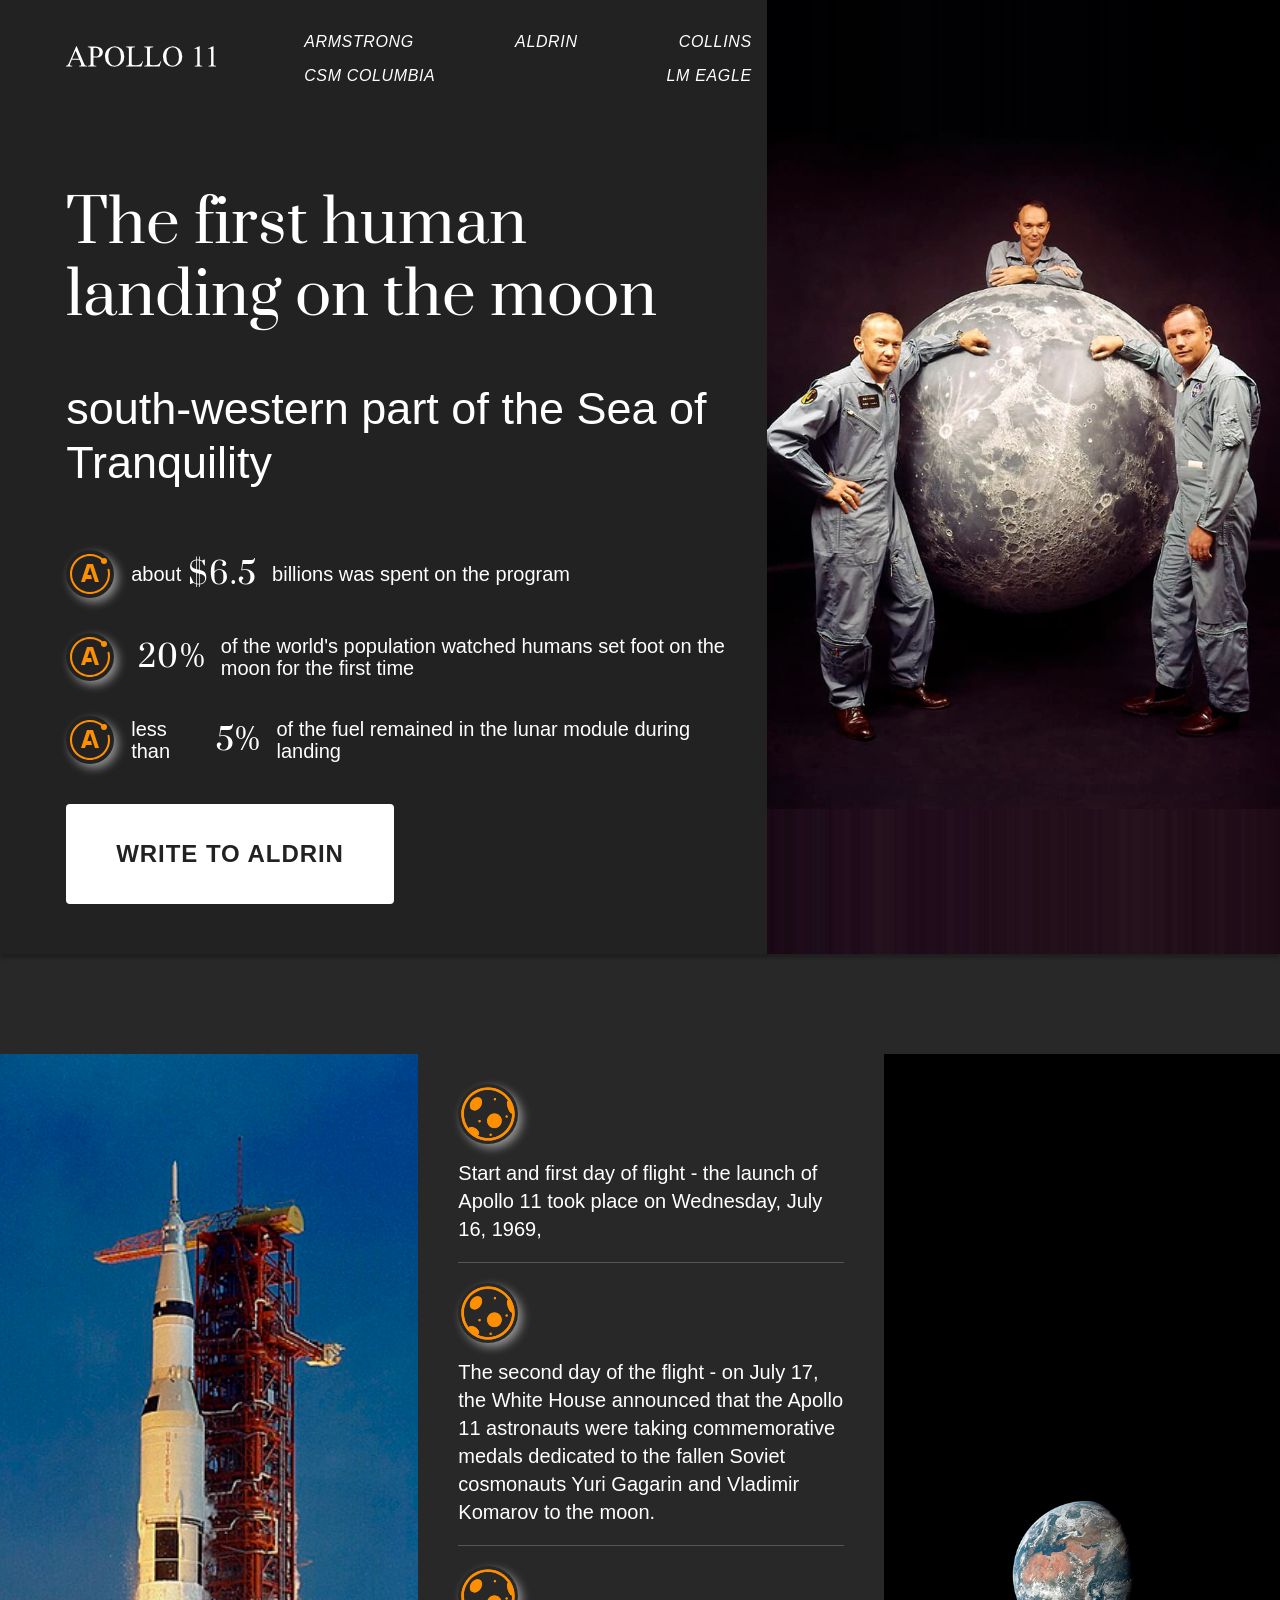
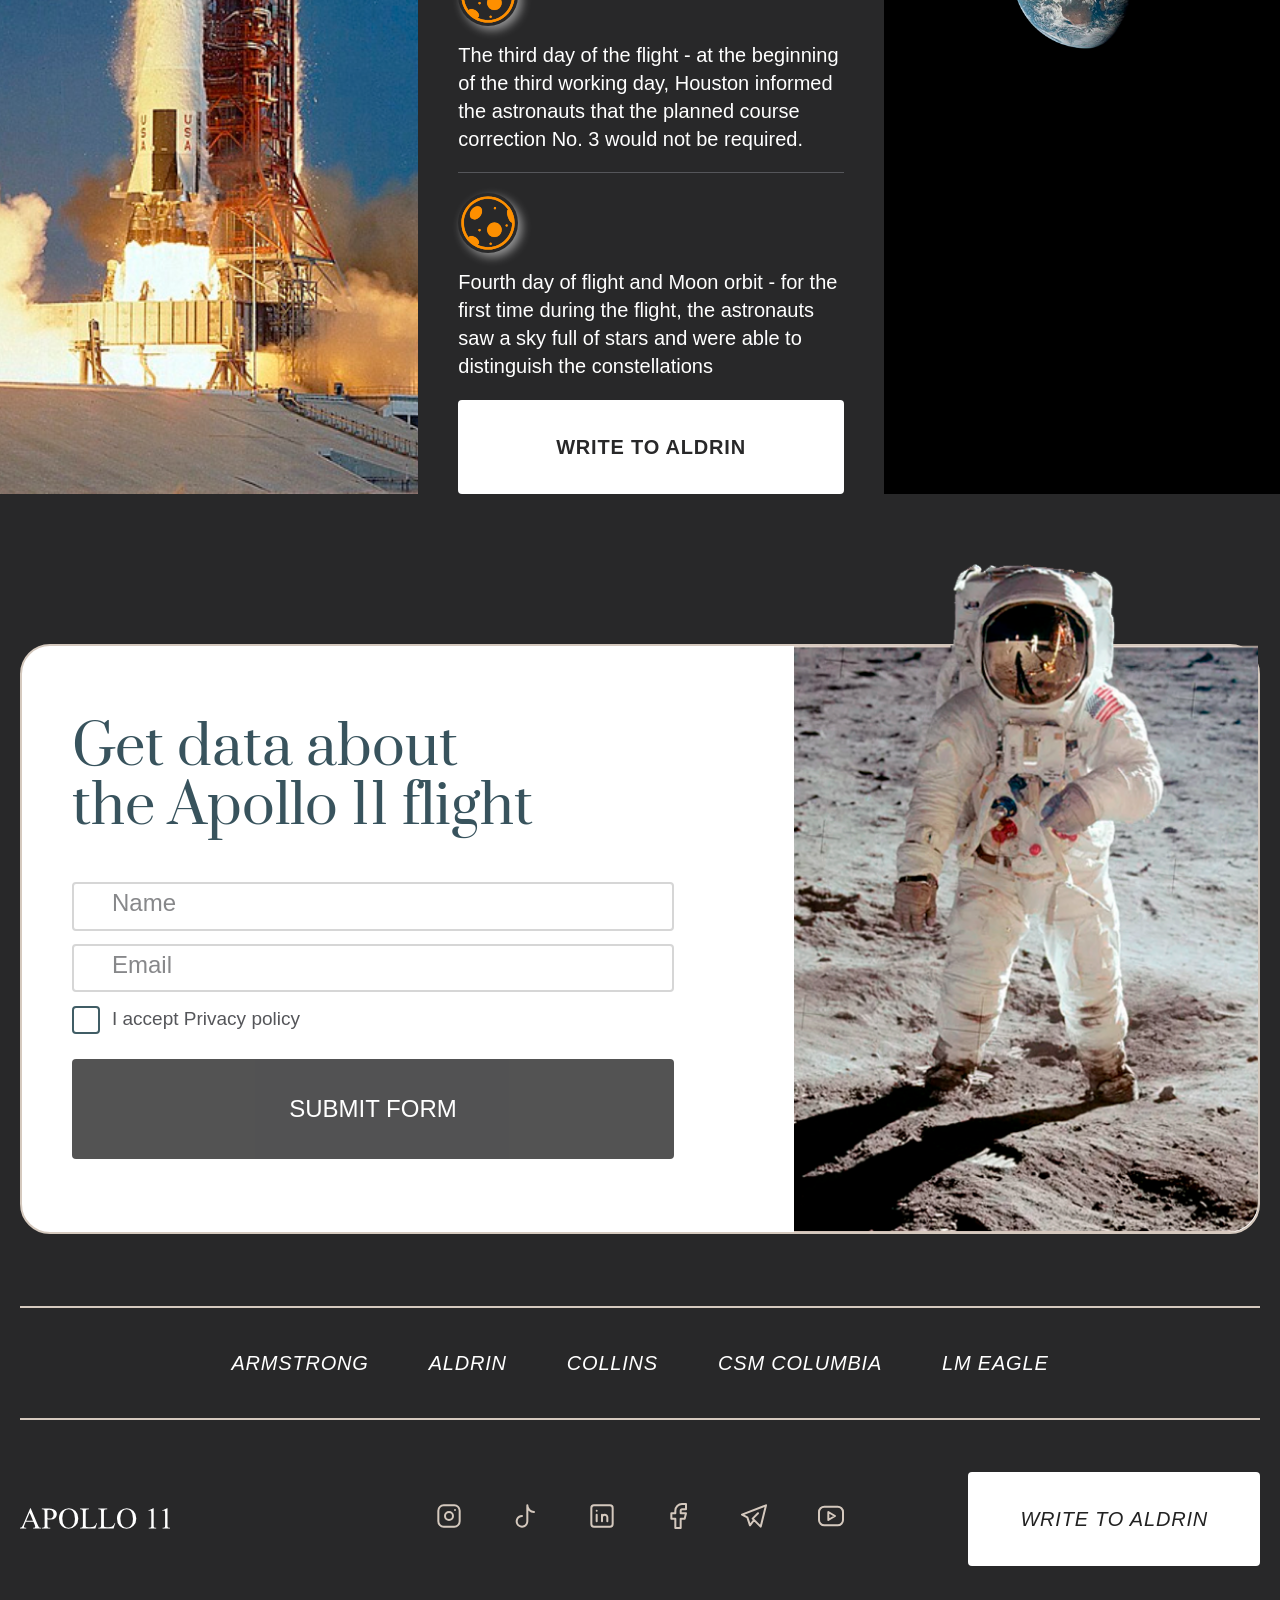
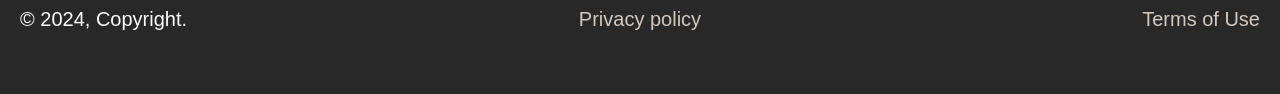
<file: index.html>
<!DOCTYPE html>
<html lang="en">

<head>
    <meta charset="UTF-8">
    <meta name="viewport" content="width=device-width, initial-scale=1.0">
    <title>Test Morozov</title>
    <link rel="stylesheet" href="./css/normalize.css">
    <link rel="stylesheet" href="./css/style.css">
    <script defer src="./js/script.js"></script>
</head>

<body>
    <header class="header" id="header">
        <div class="header__content">
            <a href="" class="header__logo">
                <svg class="header__logo-svg">
                    <use xlink:href="./images/svg/sprite.svg#logo"></use>
                </svg>
            </a>
            <nav class="header__menu" aria-label="Главное меню">
                <ul class="header__list">
                    <li class="header__item-x">
                        <button class="header__burger-x">
                            <svg class="header__x-svg">
                                <use xlink:href="./images/svg/sprite.svg#x"></use>
                            </svg>
                        </button>
                    </li>
                    <li class="header__item">
                        <a class="header__link" href="https://en.wikipedia.org/wiki/Neil_Armstrong"
                            title="First Man on the Moon" target="_blank">
                            Armstrong
                        </a>
                    </li>
                    <li class="header__item">
                        <a class="header__link" href="https://en.wikipedia.org/wiki/Buzz_Aldrin"
                            title="Second Man on the Moon" target="_blank">
                            Aldrin
                        </a>
                    </li>
                    <li class="header__item">
                        <a class="header__link" href="https://en.wikipedia.org/wiki/Michael_Collins_(astronaut)"
                            title="CSM pilot on the Moon" target="_blank">
                            Collins
                        </a>
                    </li>
                    <li class="header__item">
                        <a class="header__link" href="https://en.wikipedia.org/wiki/Command_module_Columbia"
                            title="CSM Columbia" target="_blank">
                            csm columbia
                        </a>
                    </li>
                    <li class="header__item">
                        <a class="header__link" href="https://en.wikipedia.org/wiki/Lunar_Module_Eagle"
                            title="Lunar Mode Eagle" target="_blank">
                            LM Eagle
                        </a>
                    </li>
                </ul>
            </nav>
            <button class="header__burger" tabindex="0" aria-label="Меню для мобильного">
                <svg class="header__burger-svg">
                    <use xlink:href="./images/svg/sprite.svg#burger"></use>
                </svg>
            </button>
        </div>
    </header>
    <main>
        <section class="hero">
            <div class="hero__content">
                <h1 class="hero__title">
                    The first human landing on the moon
                </h1>
                <p class="hero__desc">
                    south-western part of the Sea of Tranquility
                </p>
                <ul class="hero__list">
                    <li class="hero__item">
                        <svg class="hero__item-svg">
                            <use xlink:href="./images/svg/sprite.svg#apollo"></use>
                        </svg>
                        <p class="hero__item-text">
                            about <span>$6.5</span> billions was spent on the program
                        </p>
                    </li>
                    <li class="hero__item">
                        <svg class="hero__item-svg">
                            <use xlink:href="./images/svg/sprite.svg#apollo"></use>
                        </svg>
                        <p class="hero__item-text">
                            <span>20%</span> of the world's population watched humans set foot on the moon for the
                            first
                            time
                        </p>
                    </li>
                    <li class="hero__item">
                        <svg class="hero__item-svg">
                            <use xlink:href="./images/svg/sprite.svg#apollo"></use>
                        </svg>
                        <p class="hero__item-text">
                            less than <span>5%</span> of the fuel remained in the lunar module during landing
                        </p>
                    </li>
                </ul>
                <button class="hero__btn">write to Aldrin</button>
            </div>
            <picture class="hero__picture">
                <source srcset="./images/team1024.jpg" media="(max-width:768px)">
                <source srcset="./images/team1024.jpg" media="(max-width:1024px)">
                <img class="hero__picture-img" src="./images/team.jpg" alt="Apollo 11 team" title="Apollo 11 team">
            </picture>
            <a class="hero__part2-link" href="./part2.html" target="_blank" title="Task 2">
                <video autoplay muted loop>
                    <source src="./video/video.mp4" type="video/mp4">
                    Ваш браузер не поддерживает видео.
                </video>
                <div class="overlay">
                    <img src="./images/part_22.png" alt="Overlay Image">
                    <div class="overlay__bg"></div>
                </div>
            </a>
        </section>
        <section class="mission">
            <picture class="mission__picture-left">
                <source srcset="./images/panoram-top.jpg" media="(max-width:768px)">
                <source srcset="./images/panoram-top.jpg" media="(max-width:1024px)">
                <img class="mission__picture-img" src="./images/start.jpg" alt="Apollo 11 start"
                    title="Apollo 11 start">
            </picture>
            <div class="mission__content">
                <ul class="mission__list">
                    <li class="mission__item">
                        <svg class="mission__item-svg">
                            <use xlink:href="./images/svg/sprite.svg#moon"></use>
                        </svg>
                        <p class="mission__item-desc">
                            Start and first day of flight - the launch of Apollo 11 took place on Wednesday, July 16,
                            1969,
                        </p>
                    </li>
                    <li class="mission__item">
                        <svg class="mission__item-svg">
                            <use xlink:href="./images/svg/sprite.svg#moon"></use>
                        </svg>
                        <p class="mission__item-desc">
                            The second day of the flight - on July 17, the White House announced that the Apollo 11
                            astronauts were taking commemorative medals dedicated to the fallen Soviet cosmonauts Yuri
                            Gagarin and Vladimir Komarov to the moon.
                        </p>
                    </li>
                    <li class="mission__item">
                        <svg class="mission__item-svg">
                            <use xlink:href="./images/svg/sprite.svg#moon"></use>
                        </svg>
                        <p class="mission__item-desc">
                            The third day of the flight - at the beginning of the third working day, Houston informed
                            the astronauts that the planned course correction No. 3 would not be required.
                        </p>
                    </li>
                    <li class="mission__item">
                        <svg class="mission__item-svg">
                            <use xlink:href="./images/svg/sprite.svg#moon"></use>
                        </svg>
                        <p class="mission__item-desc">
                            Fourth day of flight and Moon orbit - for the first time during the flight, the astronauts
                            saw a sky full of stars and were able to distinguish the constellations
                        </p>
                    </li>
                </ul>
                <button class="mission__btn">write to Aldrin</button>
            </div>
            <picture class="mission__picture-right">
                <source srcset="./images/panoram-bottom.jpg" media="(max-width:768px)">
                <source srcset="./images/panoram-bottom.jpg" media="(max-width:1024px)">
                <img class="mission__picture-img" src="./images/moon.jpg" alt="Apollo 11 Earth" title="Apollo 11 Earth">
            </picture>
        </section>
        <section class="container form">
            <div class="form__content">
                <form class="form__form" action="#" method="post">
                    <h2 class="form__title">
                        Get data about the Apollo 11 flight
                    </h2>
                    <input class="form__input" name="name" type="text" placeholder="Name">
                    <input class="form__input" name="email" type="email" placeholder="Email">
                    <div class="form__agreement">
                        <input class="form__check" type="checkbox" id="checkbox" name="checkbox"
                            onchange="document.querySelector('.form__button').disabled = !this.checked;">
                        <label class="form__privacy" for="checkbox">
                            I accept Privacy policy
                        </label>
                    </div>
                    <button class="form__button" name="submit" type="submit" disabled>
                        Submit form
                    </button>
                </form>
                <picture class="form__picture">
                    <img class="form__picture-img" src="./images/aldrin-form.png" alt="Apollo 11 Aldrin"
                        title="Apollo 11 Aldrin">
                </picture>
            </div>
        </section>
    </main>
    <footer class="footer">
        <div class=" container footer__content">
            <nav class="footer__menu" aria-label="Навигация в подвале">
                <ul class="footer__list">
                    <li class="footer__item">
                        <a class="footer__link" href="https://en.wikipedia.org/wiki/Neil_Armstrong"
                            title="First Man on the Moon" target="_blank">
                            Armstrong
                        </a>
                    </li>
                    <li class="footer__item">
                        <a class="footer__link" href="https://en.wikipedia.org/wiki/Buzz_Aldrin"
                            title="Second Man on the Moon" target="_blank">
                            Aldrin
                        </a>
                    </li>
                    <li class="footer__item">
                        <a class="footer__link" href="https://en.wikipedia.org/wiki/Michael_Collins_(astronaut)"
                            title="CSM pilot on the Moon" target="_blank">
                            Collins
                        </a>
                    </li>
                    <li class="footer__item">
                        <a class="footer__link" href="https://en.wikipedia.org/wiki/Command_module_Columbia"
                            title="CSM Columbia" target="_blank">
                            csm columbia
                        </a>
                    </li>
                    <li class="footer__item">
                        <a class="footer__link" href="https://en.wikipedia.org/wiki/Lunar_Module_Eagle"
                            title="Lunar Mode Eagle" target="_blank">
                            LM Eagle
                        </a>
                    </li>
                </ul>
            </nav>
            <div class="footer__sub">
                <a href="" class="footer__logo">
                    <svg class="footer__logo-svg">
                        <use xlink:href="./images/svg/sprite.svg#logo"></use>
                    </svg>
                </a>
                <p class="footer__sub-copyright">
                    © 2024, Copyright.
                </p>
                <ul class="footer__sub-social">
                    <li class="footer__sub-item">
                        <a class="footer__sub-link" href="">
                            <svg class="footer__sub-svg">
                                <use xlink:href="./images/svg/sprite.svg#icon1"></use>
                            </svg>
                        </a>
                    </li>
                    <li class="footer__sub-item">
                        <a class="footer__sub-link" href="">
                            <svg class="footer__sub-svg">
                                <use xlink:href="./images/svg/sprite.svg#icon2"></use>
                            </svg>
                        </a>
                    </li>
                    <li class="footer__sub-item">
                        <a class="footer__sub-link" href="">
                            <svg class="footer__sub-svg">
                                <use xlink:href="./images/svg/sprite.svg#icon3"></use>
                            </svg>
                        </a>
                    </li>
                    <li class="footer__sub-item">
                        <a class="footer__sub-link" href="">
                            <svg class="footer__sub-svg">
                                <use xlink:href="./images/svg/sprite.svg#icon4"></use>
                            </svg>
                        </a>
                    </li>
                    <li class="footer__sub-item">
                        <a class="footer__sub-link" href="">
                            <svg class="footer__sub-svg">
                                <use xlink:href="./images/svg/sprite.svg#icon5"></use>
                            </svg>
                        </a>
                    </li>
                    <li class="footer__sub-item">
                        <a class="footer__sub-link" href="">
                            <svg class="footer__sub-svg">
                                <use xlink:href="./images/svg/sprite.svg#icon6"></use>
                            </svg>
                        </a>
                    </li>
                </ul>
                <a class="footer__sub-privacy" href="">
                    Privacy policy
                </a>
                <button class="footer__sub-btn" type="button">
                    write to aldrin
                </button>
                <a class="footer__sub-term" href="">
                    Terms of Use
                </a>
            </div>
        </div>
    </footer>
</body>

</html>
</file>
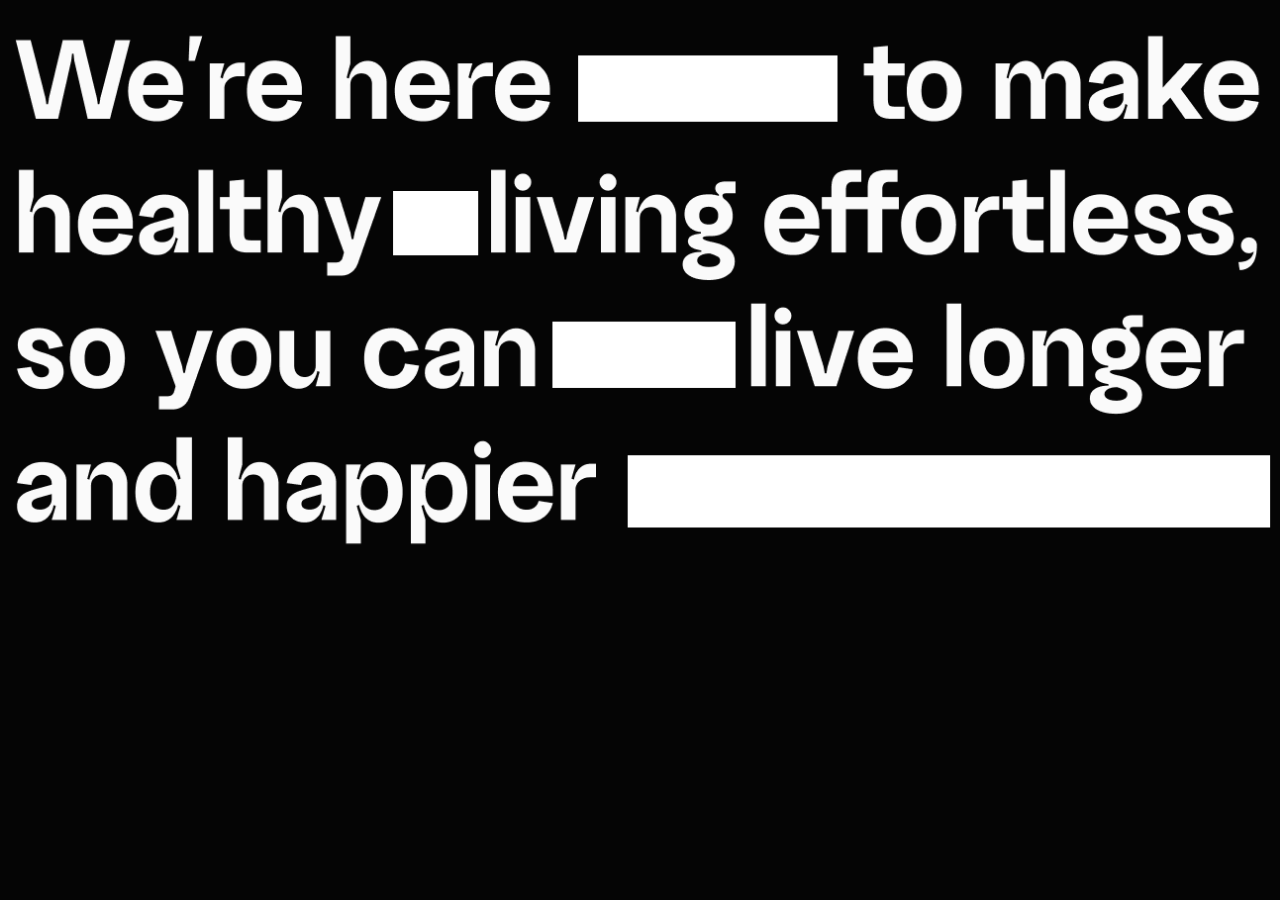
<file: part2.html>
<!DOCTYPE html>
<html lang="en">
<head>
    <meta charset="UTF-8">
    <meta name="viewport" content="width=device-width, initial-scale=1.0">
    <title>Tets Morozov Video form PNG</title>
    <style>
        body, html {
            margin: 0;
            padding: 0;
            height: 100%;
            overflow: hidden;
        }
        .container {
            position: relative;
            width: 100%;
            height: 100%;
            overflow: hidden;
        }
        video {
            width: 100%;
            height: 100%;
            object-fit: cover;
        }
        .overlay {
            position: absolute;
            top: 0;
            left: 0;
            display: flex;
            flex-direction: column;
            justify-content: center;
            width: 100%;
            height: 100%;
            pointer-events: none;
        }
        .overlay img {
            width: 100%;
            height: auto;
        }

        .overlay__bg {
            width: 100%;
            height: 100vh;
            background-color: #050505;
        }
    </style>
</head>
<body>
    <div class="container">
        <video autoplay muted loop>
            <source src="./video/video.mp4" type="video/mp4">
            Ваш браузер не поддерживает видео.
        </video>
        <div class="overlay">
            <img src="./images/part_22.png" alt="Overlay Image">
            <div class="overlay__bg"></div>
        </div>
    </div>
</body>
</html>
</file>
<file: css/style.css>
:root {
  /* common */
  --containerMaxWidth: 1637px;
  /* fonts */
  --font-family: Arial, sans-serif;
  --second-family: "Prata";
  /* color */
  --white: #FFFFFF;
  --black: #000000;
  --dark29: #282829;
  --dark22: #222222;
  --grey5a: #55565a;
  --greybe: #d5c9be;
  --grey5d: #38535d;
  --grey65: #405d65;
  --orange00: #fd8f00;
}

@font-face {
  font-family: "Prata";
  src: url("../fonts/Prata-Regular.woff") format("woff");
  font-weight: normal;
  font-style: normal;
}
/* task2 */
video {
  width: 100%;
  height: 100%;
  -o-object-fit: cover;
     object-fit: cover;
}

.overlay {
  position: absolute;
  top: 0;
  left: 0;
  display: flex;
  flex-direction: column;
  justify-content: center;
  width: 100%;
  height: 100%;
  pointer-events: none;
}

.overlay img {
  width: 100%;
  height: auto;
}

.overlay__bg {
  width: 100%;
  height: 100vh;
  background-color: #050505;
}

* {
  box-sizing: border-box;
  margin: 0;
  padding: 0;
}

html {
  scroll-behavior: smooth;
}

body {
  position: relative;
  background-color: var(--dark29);
  overflow-x: hidden;
}

a {
  color: inherit;
  text-decoration: none;
  outline: none;
}

ul {
  margin: 0;
  padding: 0;
  list-style: none;
}

picture {
  height: 100%;
  width: 100%;
}

picture:focus,
img:focus,
div:focus,
svg:focus {
  outline: none;
}

button,
input {
  display: inline-block;
  border: none;
  outline: none;
  background-color: transparent;
  cursor: pointer;
}

.container {
  position: relative;
  max-width: var(--containerMaxWidth);
  margin: 0 auto;
  padding: 0 20px;
}
@media (max-width: 1024px) {
  .container {
    padding: 0 25px;
  }
}

/* header */
.header {
  position: sticky;
  top: 0;
  width: 100%;
  display: grid;
  grid-template-areas: "margin padding menu empty";
  grid-template-columns: 6.99% 20px 1fr 40.1%;
  background-color: var(--dark22);
  transition: background-color ease-in-out 0.5s;
  z-index: 1;
}
@media (max-width: 1400px) {
  .header {
    grid-template-columns: 4% 15px 1fr 40.1%;
  }
}
@media (max-width: 1024px) {
  .header {
    grid-template-areas: "left menu right";
    grid-template-columns: 20px 1fr 20px;
  }
}
.header__content {
  grid-area: menu;
  display: flex;
  justify-content: flex-start;
  align-items: center;
  width: 100%;
  padding: 30px 15px 20px 0;
  z-index: 1000;
}
@media (max-width: 768px) {
  .header__content {
    justify-content: space-between;
  }
}
.header__logo {
  margin-right: 12.83%;
}
.header__logo-svg {
  width: 150px;
  height: 29px;
  color: var(--white);
  transition: transform ease-in-out 0.5s;
}
.header__logo-svg:hover {
  color: var(--orange00);
  transform: scale(1.2);
}
.header__menu {
  position: relative;
}
@media (max-width: 768px) {
  .header__menu {
    display: none;
  }
}
.header__menu-active {
  position: absolute;
  display: block;
  top: 0;
  left: 0;
  width: 100%;
  min-height: 100vh;
  padding: 50px;
  background-color: rgba(0, 0, 0, 0.9);
  z-index: 4;
}
.header__menu-active .header__list {
  display: flex;
  flex-direction: column;
  align-items: center;
  row-gap: 40px;
}
.header__menu-active .header__item-x {
  display: flex;
}
.header__list {
  display: flex;
  justify-content: space-between;
  align-items: center;
  flex-wrap: wrap;
  -moz-column-gap: 29px;
       column-gap: 29px;
  row-gap: 10px;
}
.header__link {
  font-family: var(--font-family);
  font-style: italic;
  font-weight: 400;
  font-size: 16px;
  line-height: 150%;
  letter-spacing: 0.04em;
  text-transform: uppercase;
  color: var(--white);
  transition: color ease-in-out 0.5s;
}
.header__link:hover, .header__link:active, .header__link:focus {
  color: var(--orange00);
}
.header.scrolled {
  background-color: rgba(253, 143, 0, 0.8);
}
.header__burger {
  display: none;
}
@media (max-width: 768px) {
  .header__burger {
    display: block;
  }
}
.header__burger-svg {
  width: 36px;
  height: 29px;
}
.header__item-x {
  display: none;
}
.header__x-svg {
  width: 29px;
  height: 29px;
}

/* hero */
.hero {
  position: relative;
  display: grid;
  grid-template-areas: "margin padding hero picture";
  grid-template-columns: 6.99% 20px 1fr 40.1%;
  margin-top: -120px;
  margin-bottom: 100px;
  background-color: var(--dark22);
  box-shadow: 0 4px 4px 0 rgba(0, 0, 0, 0.25);
  z-index: auto;
  /* part 2 */
}
@media (max-width: 1400px) {
  .hero {
    grid-template-columns: 4% 15px 1fr 40.1%;
  }
}
@media (max-width: 1024px) {
  .hero {
    grid-template-areas: "left hero right" "picture picture picture";
    grid-template-columns: 20px 1fr 20px;
    grid-template-rows: auto;
  }
}
.hero__content {
  grid-area: hero;
  display: flex;
  flex-direction: column;
  justify-content: flex-start;
  align-items: flex-start;
  padding-right: 20px;
}
@media (max-width: 1024px) {
  .hero__content {
    padding-right: 0;
  }
}
@media (max-width: 576px) {
  .hero__content {
    align-items: center;
  }
}
.hero__title {
  margin: 332px 0 50px 0;
  font-family: var(--second-family);
  font-weight: 400;
  font-size: 80px;
  line-height: 120%;
  color: var(--white);
}
@media (max-width: 1400px) {
  .hero__title {
    margin: 200px 0 50px 0;
    font-size: 60px;
  }
}
@media (max-width: 768px) {
  .hero__title {
    font-size: 45px;
  }
}
.hero__desc {
  margin: 0 0 70px 0;
  font-family: var(--font-family);
  font-weight: 400;
  font-size: 50px;
  line-height: 120%;
  color: var(--white);
}
@media (max-width: 1400px) {
  .hero__desc {
    margin: 0 0 60px 0;
    font-size: 45px;
  }
}
@media (max-width: 768px) {
  .hero__desc {
    margin: 0 0 40px 0;
    font-size: 30px;
  }
}
.hero__list {
  display: flex;
  flex-direction: column;
  row-gap: 35px;
  margin-bottom: 40px;
}
.hero__item {
  display: flex;
  justify-content: flex-start;
  align-items: center;
  -moz-column-gap: 17px;
       column-gap: 17px;
}
@media (max-width: 576px) {
  .hero__item {
    flex-direction: column;
    row-gap: 20px;
  }
}
.hero__item-svg {
  flex: 0 0 auto;
  width: 48px;
  height: 48px;
  color: var(--orange00);
  border-radius: 50%;
  box-shadow: 4px 4px 10px rgba(255, 255, 255, 0.5);
}
.hero__item-text {
  display: flex;
  justify-content: flex-start;
  align-items: center;
  font-family: var(--font-family);
  font-weight: 400;
  font-size: 24px;
  line-height: 110%;
  color: var(--white);
}
@media (max-width: 1400px) {
  .hero__item-text {
    font-size: 20px;
  }
}
@media (max-width: 576px) {
  .hero__item-text {
    font-size: 18px;
  }
}
.hero__item-text span {
  display: inline-flex;
  padding: 0 15px 0 7px;
  font-family: var(--second-family);
  font-weight: 400;
  font-size: 40px;
  line-height: 150%;
  letter-spacing: 0.04em;
  text-transform: uppercase;
  text-align: center;
  color: var(--white);
}
@media (max-width: 1400px) {
  .hero__item-text span {
    font-size: 30px;
  }
}
.hero__btn {
  margin-bottom: 50px;
  padding: 32px 50px;
  font-family: var(--font-family);
  font-weight: 700;
  font-size: 24px;
  line-height: 150%;
  letter-spacing: 0.04em;
  text-transform: uppercase;
  text-align: center;
  color: var(--dark22);
  border-radius: 4px;
  background-color: var(--white);
  transition: color ease-in-out 0.5s, background-color ease-in-out 0.5s;
}
@media (max-width: 1200px) {
  .hero__btn {
    padding: 25px 40px;
    font-size: 20px;
  }
}
@media (max-width: 768px) {
  .hero__btn {
    padding: 15px 30px;
  }
}
.hero__btn:hover, .hero__btn:focus, .hero__btn:active {
  color: var(--white);
  background-color: var(--orange00);
}
.hero__picture {
  position: relative;
  grid-area: picture;
  display: flex;
  justify-content: center;
  z-index: 2;
  overflow: hidden;
}
@media (max-width: 1024px) {
  .hero__picture {
    grid-area: picture;
    z-index: 0;
  }
}
.hero__picture::before {
  position: absolute;
  content: "";
  top: 0;
  right: 0;
  left: 0;
  height: 50%;
  background: url("../images/bg.png") repeat-y center top 50%;
  z-index: -1;
}
@media (max-width: 1024px) {
  .hero__picture::before {
    content: none;
  }
}
.hero__picture::after {
  position: absolute;
  content: "";
  bottom: 0;
  right: 0;
  left: 0;
  height: 50%;
  background: url("../images/bg-bottom.png") repeat-y center bottom 50%;
  z-index: -1;
}
@media (max-width: 1024px) {
  .hero__picture::after {
    content: none;
  }
}
.hero__picture-img {
  height: auto;
  width: 100%;
  -o-object-fit: contain;
     object-fit: contain;
}
.hero__part2-link {
  grid-area: picture;
  position: absolute;
  display: flex;
  width: 50%;
  height: auto;
  top: 50%;
  left: 56%;
  transform: translate(-56%, -50%);
  box-shadow: 6px 6px 15px rgba(255, 255, 255, 0.5);
  z-index: 10;
}
@media (max-width: 1400px) {
  .hero__part2-link {
    display: none;
  }
}
.hero__part2-img {
  width: 100%;
  height: auto;
  -o-object-fit: cover;
     object-fit: cover;
}

/* mission */
.mission {
  display: grid;
  grid-template-columns: 32.68% 1fr 30.95%;
  -moz-column-gap: 53px;
       column-gap: 53px;
  margin-bottom: 150px;
}
@media (max-width: 1400px) {
  .mission {
    -moz-column-gap: 40px;
         column-gap: 40px;
  }
}
@media (max-width: 1024px) {
  .mission {
    grid-template-areas: "panoram-top panoram-top panoram-top" "left content right" "panoram-bottom panoram-bottom panoram-bottom ";
    grid-template-columns: 20px 1fr 20px;
  }
}
@media (max-width: 768px) {
  .mission {
    -moz-column-gap: 10px;
         column-gap: 10px;
  }
}
@media (max-width: 1024px) {
  .mission__content {
    grid-area: content;
    display: flex;
    flex-direction: column;
    margin-bottom: 50px;
  }
}
.mission__item {
  position: relative;
  display: flex;
  justify-content: flex-start;
  align-items: flex-start;
  -moz-column-gap: 20px;
       column-gap: 20px;
}
@media (max-width: 1400px) {
  .mission__item {
    flex-direction: column;
    row-gap: 15px;
  }
}
@media (max-width: 1024px) {
  .mission__item {
    flex-direction: row;
    row-gap: 15px;
  }
}
@media (max-width: 576px) {
  .mission__item {
    flex-direction: column;
  }
}
.mission__item:not(:first-child) {
  padding: 40px 0;
}
@media (max-width: 1400px) {
  .mission__item:not(:first-child) {
    padding: 20px 0;
  }
}
.mission__item:first-child {
  padding: 54px 0 40px 0;
}
@media (max-width: 1400px) {
  .mission__item:first-child {
    padding: 30px 0 20px 0;
  }
}
.mission__item:not(:last-child)::after {
  position: absolute;
  content: "";
  right: 0;
  bottom: 0;
  left: 0;
  border-bottom: 1px solid var(--grey5a);
}
.mission__item-svg {
  flex: 0 0 auto;
  width: 60px;
  height: 60px;
  color: var(--orange00);
  border-radius: 50%;
  box-shadow: 4px 4px 10px rgba(255, 255, 255, 0.5);
}
.mission__item-desc {
  font-family: var(--font-family);
  font-weight: 400;
  font-size: 24px;
  line-height: 140%;
  color: var(--white);
}
@media (max-width: 1400px) {
  .mission__item-desc {
    font-size: 20px;
  }
}
@media (max-width: 1024px) {
  .mission__picture-left {
    grid-area: panoram-top;
  }
}
.mission__picture-img {
  height: 100%;
  width: 100%;
  -o-object-fit: cover;
     object-fit: cover;
}
.mission__picture-right {
  display: flex;
  background-color: var(--black);
}
@media (max-width: 1024px) {
  .mission__picture-right {
    grid-area: panoram-bottom;
  }
}
.mission__picture-right .mission__picture-img {
  height: auto;
  width: 100%;
  -o-object-fit: contain;
     object-fit: contain;
}
.mission__btn {
  width: 100%;
  padding: 32px 0;
  font-family: var(--font-family);
  font-weight: 700;
  font-size: 20px;
  line-height: 150%;
  letter-spacing: 0.04em;
  text-transform: uppercase;
  text-align: center;
  color: var(--dark29);
  border-radius: 4px;
  background-color: var(--white);
  transition: color ease-in-out 0.5s, background-color ease-in-out 0.5s;
}
@media (max-width: 1200px) {
  .mission__btn {
    padding: 25px 0;
    font-size: 20px;
  }
}
@media (max-width: 768px) {
  .mission__btn {
    padding: 15px 0;
  }
}
.mission__btn:hover, .mission__btn:focus, .mission__btn:active {
  color: var(--white);
  background-color: var(--orange00);
}

/* form */
.form {
  position: relative;
}
.form__content {
  position: relative;
  display: grid;
  grid-template-areas: "form picture";
  grid-template-columns: 1fr 37.57%;
  grid-template-rows: 1fr;
  height: 100%;
  margin-bottom: 72px;
  border: 2px solid #d5c9be;
  border-radius: 30px;
  background-color: var(--white);
}
@media (max-width: 768px) {
  .form__content {
    grid-template-columns: 1fr 1fr;
  }
}
@media (max-width: 576px) {
  .form__content {
    grid-template-areas: "form";
    grid-template-columns: 1fr;
  }
}
.form__form {
  grid-area: form;
  display: flex;
  flex-direction: column;
  justify-content: flex-start;
  width: 78%;
  margin: 72.5px 0 72.5px 134px;
}
@media (max-width: 1400px) {
  .form__form {
    margin: 72.5px 0 72.5px 50px;
  }
}
@media (max-width: 768px) {
  .form__form {
    margin: 30px 0 30px 30px;
  }
}
@media (max-width: 576px) {
  .form__form {
    width: 100%;
    margin: 0;
    padding: 30px 15px;
  }
}
.form__input {
  border: 2px solid #d6d6d6;
  border-radius: 4px;
  padding: 13px 20px 13px 38px;
}
@media (max-width: 768px) {
  .form__input {
    padding: 13px 10px 13px 10px;
  }
}
@media (max-width: 576px) {
  .form__input {
    width: 100%;
    padding: 13px 8px 13px 8px;
  }
}
.form__input::-moz-placeholder {
  font-family: var(--font-family);
  font-weight: 400;
  font-size: 24px;
  line-height: 150%;
  color: var(--grey5a);
  opacity: 0.7;
}
.form__input::placeholder {
  font-family: var(--font-family);
  font-weight: 400;
  font-size: 24px;
  line-height: 150%;
  color: var(--grey5a);
  opacity: 0.7;
}
@media (max-width: 1200px) {
  .form__input::-moz-placeholder {
    font-size: 20px;
  }
  .form__input::placeholder {
    font-size: 20px;
  }
}
@media (max-width: 1024px) {
  .form__input::-moz-placeholder {
    font-size: 18px;
  }
  .form__input::placeholder {
    font-size: 18px;
  }
}
@media (max-width: 768px) {
  .form__input::-moz-placeholder {
    font-size: 16px;
  }
  .form__input::placeholder {
    font-size: 16px;
  }
}
.form__title {
  width: 80%;
  margin-bottom: 45px;
  font-family: var(--second-family);
  font-weight: 400;
  font-size: 54px;
  line-height: 110%;
  color: var(--grey5d);
}
@media (max-width: 1200px) {
  .form__title {
    width: 100%;
    font-size: 45px;
  }
}
@media (max-width: 1024px) {
  .form__title {
    font-size: 30px;
  }
}
@media (max-width: 768px) {
  .form__title {
    margin-bottom: 30px;
    font-size: 25px;
  }
}
.form__input:not(:last-child) {
  margin-bottom: 13px;
}
.form__agreement {
  position: relative;
  display: flex;
  justify-content: flex-start;
  align-items: center;
  height: 28px;
  margin-bottom: 26px;
}
.form__privacy {
  padding-left: 40px;
  font-family: var(--font-family);
  font-weight: 400;
  font-size: 19px;
  line-height: 130%;
  color: var(--grey5a);
}
@media (max-width: 1200px) {
  .form__privacy {
    font-size: 16px;
  }
}
@media (max-width: 1024px) {
  .form__privacy {
    font-size: 14px;
  }
}
.form__check {
  position: absolute;
  z-index: -1;
  opacity: 0;
}
.form__check + .form__privacy::before {
  position: absolute;
  content: "";
  width: 24px;
  height: 24px;
  top: 1px;
  left: 0;
  border-radius: 4px;
  border: 2px solid var(--grey65);
}
.form__check:checked + .form__privacy::after {
  position: absolute;
  content: "";
  height: 10px;
  width: 15px;
  top: 4px;
  bottom: 0;
  left: 6px;
  border-left: 2px solid var(--grey65);
  border-bottom: 2px solid var(--grey65);
  transform: rotate(-45deg);
}
.form__picture {
  position: absolute;
  grid-area: picture;
  right: 0;
  bottom: 0;
  display: flex;
  height: 100%;
  width: 100%;
  border-top-right-radius: 30px;
  border-bottom-right-radius: 30px;
}
@media (max-width: 576px) {
  .form__picture {
    display: none;
  }
}
.form__picture-img {
  position: absolute;
  width: 100%;
  height: 114%;
  -o-object-fit: cover;
     object-fit: cover;
  right: 0;
  bottom: 0;
  border-top-right-radius: 30px;
  border-bottom-right-radius: 30px;
}
.form__button {
  padding: 32px 0;
  font-family: var(--font-family);
  font-weight: 400;
  font-size: 24px;
  line-height: 150%;
  text-transform: uppercase;
  text-align: center;
  color: var(--white);
  border-radius: 4px;
  background-color: var(--dark29);
}
@media (max-width: 1200px) {
  .form__button {
    padding: 25px 0;
    font-size: 20px;
  }
}
@media (max-width: 1024px) {
  .form__button {
    padding: 18px 0;
    font-size: 18px;
  }
}
.form__button:disabled {
  opacity: 0.8;
  cursor: not-allowed;
}

/* footer */
.footer__menu {
  margin-bottom: 52px;
}
.footer__logo {
  display: flex;
  align-items: center;
}
.footer__logo-svg {
  width: 150px;
  height: 29px;
  transition: transform ease-in-out 0.5s;
}
.footer__logo-svg:hover {
  transform: scale(1.2);
}
@media (max-width: 576px) {
  .footer__logo {
    order: 2;
  }
}
.footer__list {
  display: flex;
  justify-content: center;
  align-items: center;
  flex-wrap: wrap;
  -moz-column-gap: 60px;
       column-gap: 60px;
  padding-top: 40px;
  padding-bottom: 40px;
  border-top: 2px solid var(--greybe);
  border-bottom: 2px solid var(--greybe);
}
@media (max-width: 1024px) {
  .footer__list {
    -moz-column-gap: 30px;
         column-gap: 30px;
    row-gap: 20px;
  }
}
.footer__link {
  font-family: var(--font-family);
  font-style: italic;
  font-weight: 400;
  font-size: 20px;
  line-height: 150%;
  letter-spacing: 0.04em;
  text-transform: uppercase;
  text-align: right;
  color: var(--white);
  transition: color ease-in-out 0.5s;
}
.footer__link:hover, .footer__link:focus, .footer__link:active {
  color: var(--orange00);
}
.footer__sub {
  display: grid;
  grid-template-areas: "logo social btn" "copyright privacy term";
  grid-template-columns: repeat(3, 1fr);
  row-gap: 38px;
  padding-bottom: 60px;
}
@media (max-width: 768px) {
  .footer__sub {
    grid-template-areas: "social social social" "logo btn btn" "copyright privacy term";
  }
}
@media (max-width: 576px) {
  .footer__sub {
    display: flex;
    flex-direction: column;
    align-items: center;
  }
}
.footer__sub-copyright {
  grid-area: copyright;
  font-family: var(--font-family);
  font-weight: 400;
  font-size: 20px;
  line-height: 150%;
  color: var(--white);
}
@media (max-width: 576px) {
  .footer__sub-copyright {
    order: 6;
  }
}
.footer__sub-social {
  grid-area: social;
  display: flex;
  flex-direction: row;
  justify-content: space-between;
  align-items: center;
  -moz-column-gap: 38px;
       column-gap: 38px;
}
@media (max-width: 1024px) {
  .footer__sub-social {
    -moz-column-gap: 15px;
         column-gap: 15px;
  }
}
@media (max-width: 576px) {
  .footer__sub-social {
    order: 1;
  }
}
.footer__sub-svg {
  width: 32px;
  height: 32px;
  color: var(--greybe);
  transition: color ease-in-out 0.5s;
}
.footer__sub-svg:hover {
  color: var(--orange00);
}
.footer__sub-privacy {
  grid-area: privacy;
  display: flex;
  justify-content: center;
  font-family: var(--font-family);
  font-weight: 400;
  font-size: 20px;
  line-height: 150%;
  color: var(--greybe);
  transition: color ease-in-out 0.5s;
}
@media (max-width: 576px) {
  .footer__sub-privacy {
    order: 4;
  }
}
.footer__sub-privacy:hover, .footer__sub-privacy:focus, .footer__sub-privacy:active {
  color: var(--orange00);
}
.footer__sub-btn {
  grid-area: btn;
  display: flex;
  justify-self: flex-end;
  align-self: center;
  padding: 32px 52px;
  font-family: var(--font-family);
  font-style: italic;
  font-weight: 400;
  font-size: 20px;
  line-height: 150%;
  letter-spacing: 0.04em;
  text-transform: uppercase;
  text-align: center;
  color: var(--dark22);
  border-radius: 4px;
  background-color: var(--white);
  transition: color ease-in-out 0.5s, background-color ease-in-out 0.5s;
}
@media (max-width: 1200px) {
  .footer__sub-btn {
    padding: 25px 40px;
    font-size: 18px;
  }
}
@media (max-width: 1024px) {
  .footer__sub-btn {
    padding: 15px 20px;
    font-size: 16px;
  }
}
@media (max-width: 576px) {
  .footer__sub-btn {
    order: 3;
  }
}
.footer__sub-btn:hover, .footer__sub-btn:focus, .footer__sub-btn:active {
  color: var(--white);
  background-color: var(--orange00);
}
.footer__sub-term {
  grid-area: term;
  display: flex;
  justify-content: flex-end;
  font-family: var(--font-family);
  font-weight: 400;
  font-size: 20px;
  line-height: 150%;
  color: var(--greybe);
  transition: color ease-in-out 0.5s;
}
@media (max-width: 576px) {
  .footer__sub-term {
    order: 5;
  }
}
.footer__sub-term:hover, .footer__sub-term:focus, .footer__sub-term:active {
  color: var(--orange00);
}/*# sourceMappingURL=style.css.map */
</file>
